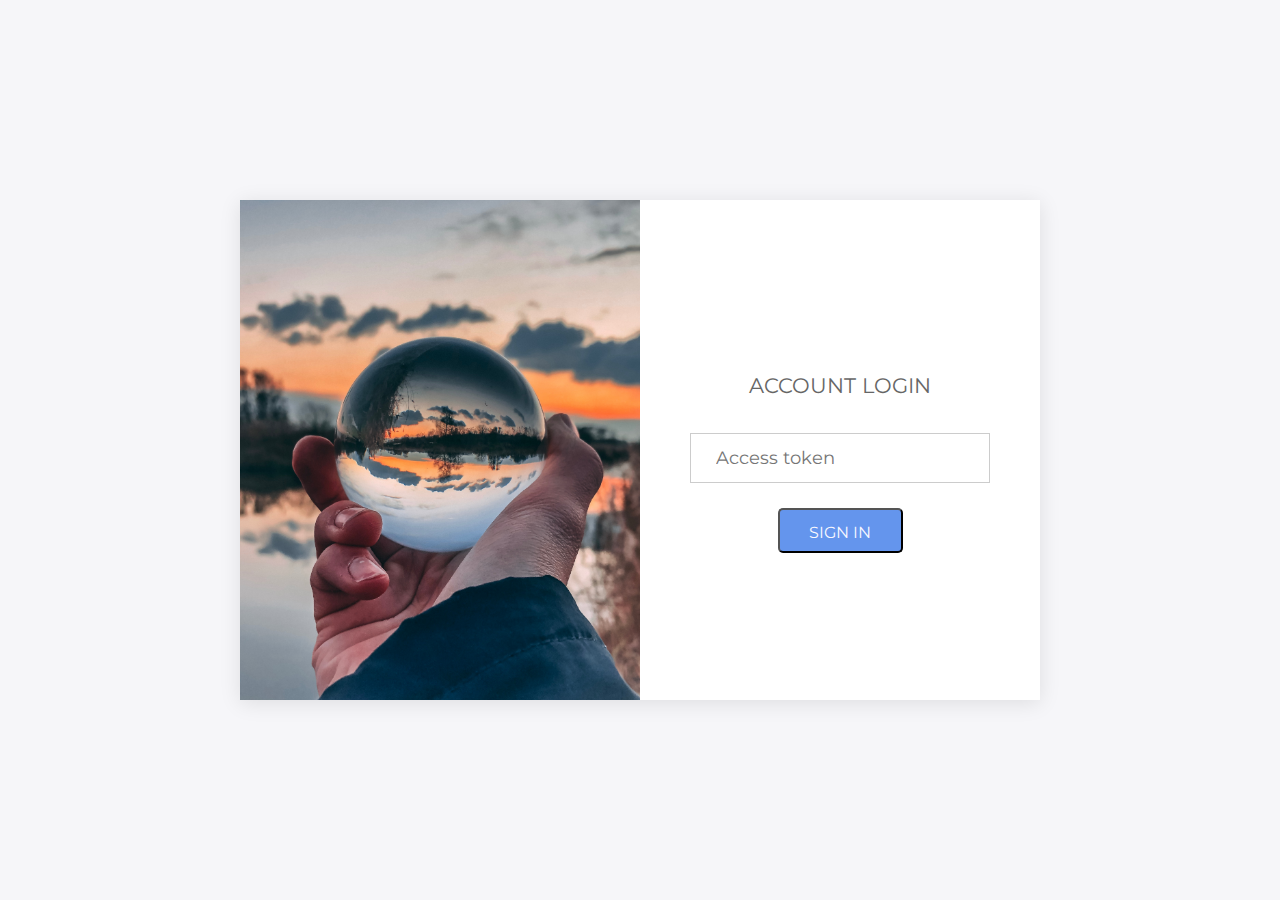
<file: index.html>
<!doctype html>
<html lang="ru">
<head>
    <meta charset="UTF-8">
    <meta name="viewport"
          content="width=device-width, user-scalable=no, initial-scale=1.0, maximum-scale=1.0, minimum-scale=1.0">
    <meta http-equiv="X-UA-Compatible" content="ie=edge">
    <title>VK Api</title>
    <link href="https://fonts.googleapis.com/css?family=Montserrat&display=swap" rel="stylesheet">
    <link rel="stylesheet" href="./stylesheet/style.css">
</head>
<body>
<main class="main">
    <form-login class="form_login"></form-login>
</main>

<div class="scripts">
    <script src="./js/script.js"></script>
    <script src="./views/form_login.js"></script>
    <script src="./views/account.js"></script>

    <script src="./views/panel.js"></script>
    <script src="views/account_information.js"></script>
    <script src="./views/information_block.js"></script>
    <script src="./views/account_menu.js"></script>
    <script src="./views/friend_block.js"></script>
    <script src="./views/account_photos.js"></script>
    <script src="./views/account_groups.js"></script>
    <script src="./views/account_friends.js"></script>
    <script src="./views/group_block.js"></script>
</div>
</body>
</html>
</file>
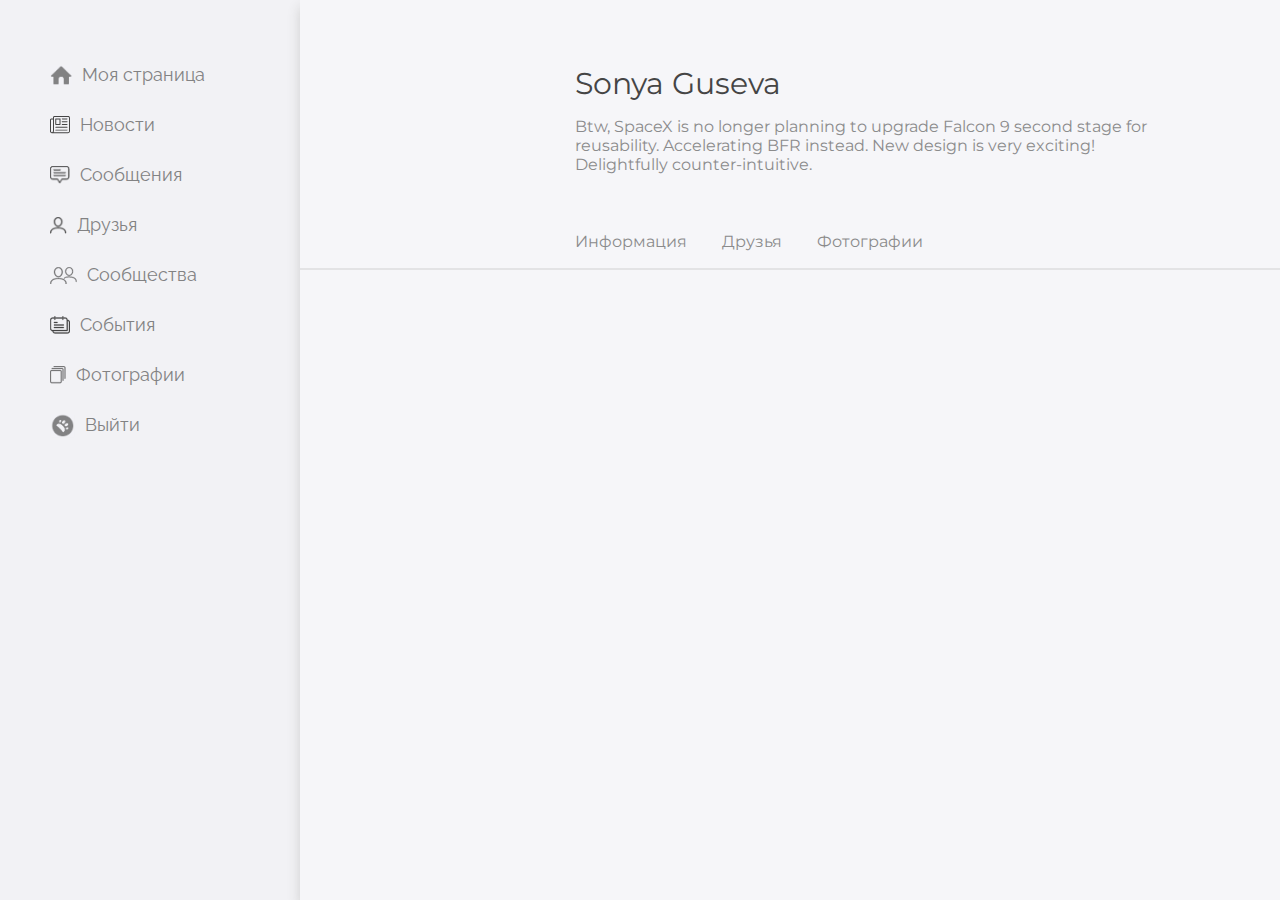
<file: account.html>
<!doctype html>
<html lang="ru">
<head>
    <meta charset="UTF-8">
    <meta name="viewport"
          content="width=device-width, user-scalable=no, initial-scale=1.0, maximum-scale=1.0, minimum-scale=1.0">
    <meta http-equiv="X-UA-Compatible" content="ie=edge">
    <title>VK Api</title>
    <link rel="stylesheet" href="./stylesheet/style.css">
    <link href="https://fonts.googleapis.com/css?family=Montserrat&display=swap" rel="stylesheet">
    <link href="https://fonts.googleapis.com/css?family=Raleway&display=swap" rel="stylesheet">
</head>
<body>
<main class="main">
    <div class="main_panel">
        <div class="main_panel-logo"></div>
        <nav class="main_panel-navigation">
            <ul>
                <li class="panel_navigation-list panel_navigation-list--account">Моя страница</li>
                <li class="panel_navigation-list panel_navigation-list--news">Новости</li>
                <li class="panel_navigation-list panel_navigation-list--messages">Сообщения</li>
                <li class="panel_navigation-list panel_navigation-list--friends">Друзья</li>
                <li class="panel_navigation-list panel_navigation-list--communities">Сообщества</li>
                <li class="panel_navigation-list panel_navigation-list--events">События</li>
                <li class="panel_navigation-list panel_navigation-list--photos">Фотографии</li>
                <li class="panel_navigation-list panel_navigation-list--logout">Выйти</li>
            </ul>
        </nav>
    </div>
    <div class="main_account">
        <div class="main_account-about">
            <div class="account_about-container">
                <div class="account_about-photo"></div>
                <div class="account_about-info">
                    <div class="account_about-user">Sonya Guseva</div>
                    <div class="account_about-text">Btw, SpaceX is no longer planning to upgrade Falcon 9 second stage
                        for reusability. Accelerating BFR instead. New design is very exciting! Delightfully
                        counter-intuitive.
                    </div>
                    <div class="account_about-menu">
                        <nav class="account_menu-navigation">
                            <ul>
                                <li class="account_menu-list">Информация</li>
                                <li class="account_menu-list">Друзья</li>
                                <li class="account_menu-list">Фотографии</li>
                            </ul>
                        </nav>
                    </div>
                </div>

            </div>
        </div>
    </div>
</main>
<script src="./js/script.js"></script>
<script src="./views/form_login.js"></script>
</body>
</html>
</file>
<file: stylesheet/style.css>
* {
    margin: 0;
    padding: 0;
    font-family: 'Montserrat', sans-serif;
    box-sizing: border-box;
}

body {
    background: #f6f6f9;
}

.form_login-image {
    background-image: url("../images/clear-glass-ball-with-reflection-of-body-of-water-during-2409302.jpg");
    background-size: cover;
    height: 500px;
    width: 400px;
    overflow: hidden;
    background-position: center;
}

.form_login {
    width: 800px;
    height: 500px;
    margin-left: auto;
    margin-right: auto;
    overflow: hidden;
    margin-top: calc((100vh - 500px) / 2);
    display: flex;
    box-shadow: 0 3px 20px 0 rgba(0, 0, 0, .1);
}

.form_login-block {
    display: flex;
    flex-direction: column;
    justify-content: center;
    align-items: center;
    width: 400px;
    background: white;
}

.form_login-title {
    font-size: 21px;
    margin-top: 25px;
    margin-left: auto;
    margin-right: auto;
    color: #666666;
}

.form_login-input, .account_friends-input{
    font-size: 18px;
    margin-top: 35px;
    padding: 0 25px;
    outline: none;
    width: 300px;
    color: #666666;
    border: 1px solid #ccc;
    height: 50px;
    -webkit-transition: all .3s ease-out;
    -moz-transition: all .3s ease-out;
    -ms-transition: all .3s ease-out;
    -o-transition: all .3s ease-out;
    transition: all .3s ease-out;
}

.form_login-input:focus, .account_friends-input {
    outline: none;
    border-color: cornflowerblue;
}

.form_login-button {
    width: 125px;
    height: 45px;
    background: cornflowerblue;
    color: ghostwhite;
    text-align: center;
    line-height: 45px;
    cursor: pointer;
    font-size: 16px;
    border-radius: 5px;
    margin-top: 25px;
    transition: all .3s ease-out;
    outline: none;
}

.form_login-button:hover {
    background: #00ad5f;
    transition: all .3s ease-out;
}

.main {
    min-height: 100vh;
    overflow: hidden;
    background: #f6f6f9;
    display: flex;
}

.main_panel {
    width: 300px;
    min-height: 100vh;
    background: #f2f2f5;
}

.panel_navigation-list {
    height: 50px;
    width: 200px;
    margin-left: auto;
    margin-right: auto;
    display: flex;
    align-items: center;
    line-height: 50px;
    color: #828283;
    font-family: 'Raleway', sans-serif;
    font-size: 18px;
    cursor: pointer;
}

.main_account {
    box-shadow: 0 7px 12px #cecece;
    width: calc(100vw - 300px);
    padding-bottom: 50px;
}

.main_panel-navigation {
    margin-top: 50px;
}

.panel_navigation-list--news::before {
    background-image: url("../images/icon_news.png");
    content: '';
    background-size: cover;
    width: 20px;
    height: 18px;
    margin-right: 10px;
}

.panel_navigation-list--messages::before {
    background-image: url("../images/icon_messages.png");
    content: '';
    background-size: cover;
    width: 20px;
    height: 18px;
    margin-right: 10px;
}

.panel_navigation-list--friends::before {
    background-image: url("../images/icon_friends.png");
    content: '';
    background-size: cover;
    width: 17px;
    height: 17px;
    margin-right: 10px;
}

.panel_navigation-list--events::before {
    background-image: url("../images/icon_events.png");
    content: '';
    background-size: cover;
    width: 20px;
    height: 18px;
    margin-right: 10px;
}

.panel_navigation-list--communities::before {
    background-image: url("../images/icon_communities.png");
    content: '';
    background-size: cover;
    width: 27px;
    height: 17px;
    margin-right: 10px;
}

.panel_navigation-list--photos::before {
    background-image: url("../images/icon_photos.png");
    content: '';
    background-size: cover;
    width: 16px;
    height: 18px;
    margin-right: 10px;
}

.panel_navigation-list--account::before {
    background-image: url("../images/icon_account.png");
    content: '';
    background-size: cover;
    width: 22px;
    height: 21px;
    margin-right: 10px;
}

.panel_navigation-list--logout::before {
    background-image: url("../images/icon_logout.png");
    content: '';
    background-size: cover;
    width: 25px;
    height: 25px;
    margin-right: 10px;
}

.panel_navigation-list--active {
    color: black;
}

.main_account-about {
    display: flex;
    flex-direction: column;
    margin-top: 50px;
    border-bottom: 2px solid #e3e3e5;
}

.account_about-container {
    display: flex;
}

.account_about-photo {
    width: 175px;
    height: 175px;
    /*background: rgba(0, 0, 0, 0.1);*/
    margin-left: 50px;
    border-radius: 50%;
    margin-right: 50px;
    background-size: cover;
    background-position: center;
}

.account_about-text {
    max-width: 971px;
    margin-top: 15px;
    color: #8b8b8c;
    min-height: 100px;
    width: 600px;
}

.account_about-info {
    margin-top: 15px;
}

.account_about-user {
    font-size: 30px;
    color: #454545;
}

.account_about-menu {
    margin-top: 15px;
}

.account_menu-navigation ul {
    display: flex;
}

.account_menu-list {
    list-style: none;
    color: #8b8b8c;
    padding-bottom: 15px;
    cursor: pointer;
    border-bottom: 2px solid #f6f6f9;
    transition: 0.1s all ease-in-out;
}

.account_menu-list--active {
    border-bottom: 2px solid #5085E8;
    color: #454545;
    transition: 0.1s all ease-in-out;
}

.account_menu-list + .account_menu-list {
    margin-left: 35px;
}

.account_information, .account_friends {
    display: flex;
    flex-wrap: wrap;
}

.account_information-block, .friend_block, .group_block {
    min-width: 274px;
    border-radius: 10px;
    background: white;
    border: 1px solid #EBEBEB;
    box-shadow: 0 3px 0 rgba(211, 216, 224, 0.5);
    padding: 25px;
    margin-left: 25px;
    margin-top: 25px;
}

.account_information-block + .account_information-block {
    margin-left: 25px;
}

.account_information-text {
    color: #5085E8;
    font-size: 17px;
}

.account_information-title {
    color: #454545;
    font-size: 17px;
    margin-bottom: 5px;
}

.account_information, .account_friends, .account_photos {
    display: flex;
}

.account_friends {
    flex-direction: column;
}

.account_friends-buttons {
    display: flex;
    margin-left: 25px;
    margin-top: 35px;
}

.account_friends-container, .account_group-container {
    flex-wrap: wrap;
    flex-direction: row;
    display: flex;
}

.friend_block-online {
    color: #5085E8;
    margin-top: 10px;
}

.friend_block-photo, .group_block-photo {
    width: 133px;
    height: 133px;
    background-size: cover;
    background-position: center;
    border-radius: 10px 0 0 10px;
}

.friend_block-container, .group_block-text {
    margin: 0 30px;
    font-size: 17px;
    color: #454545;
}

.friend_block, .group_block {
    display: flex;
    align-items: center;
    width: 474px;
    padding: 0;
    cursor: pointer;
}

.account_friends-button {
    padding: 8px 15px;
    color: #5085E8;
    border-radius: 30px;
    transition: 0.1s all ease-in-out;
    cursor: pointer;
}

.account_friends-button--active {
    background: #3C5A99;
    color: #FFFFFF;
    transition: 0.1s all ease-in-out;
}

.account_friends-input, .account_group-input{
    margin-top: 25px;
    padding: 0 15px;
    border: 1px solid #5085e8;
    height: 40px;
    margin-left: 25px;
    width: 970px;
    margin-right: 25px;
}

.account_photos {
    margin: 20px;
}

.account_photos-block + .account_photos-block {
    margin-top: 20px;
}

.account_photos-column + .account_photos-column {
    margin-left: 20px;
}
</file>
